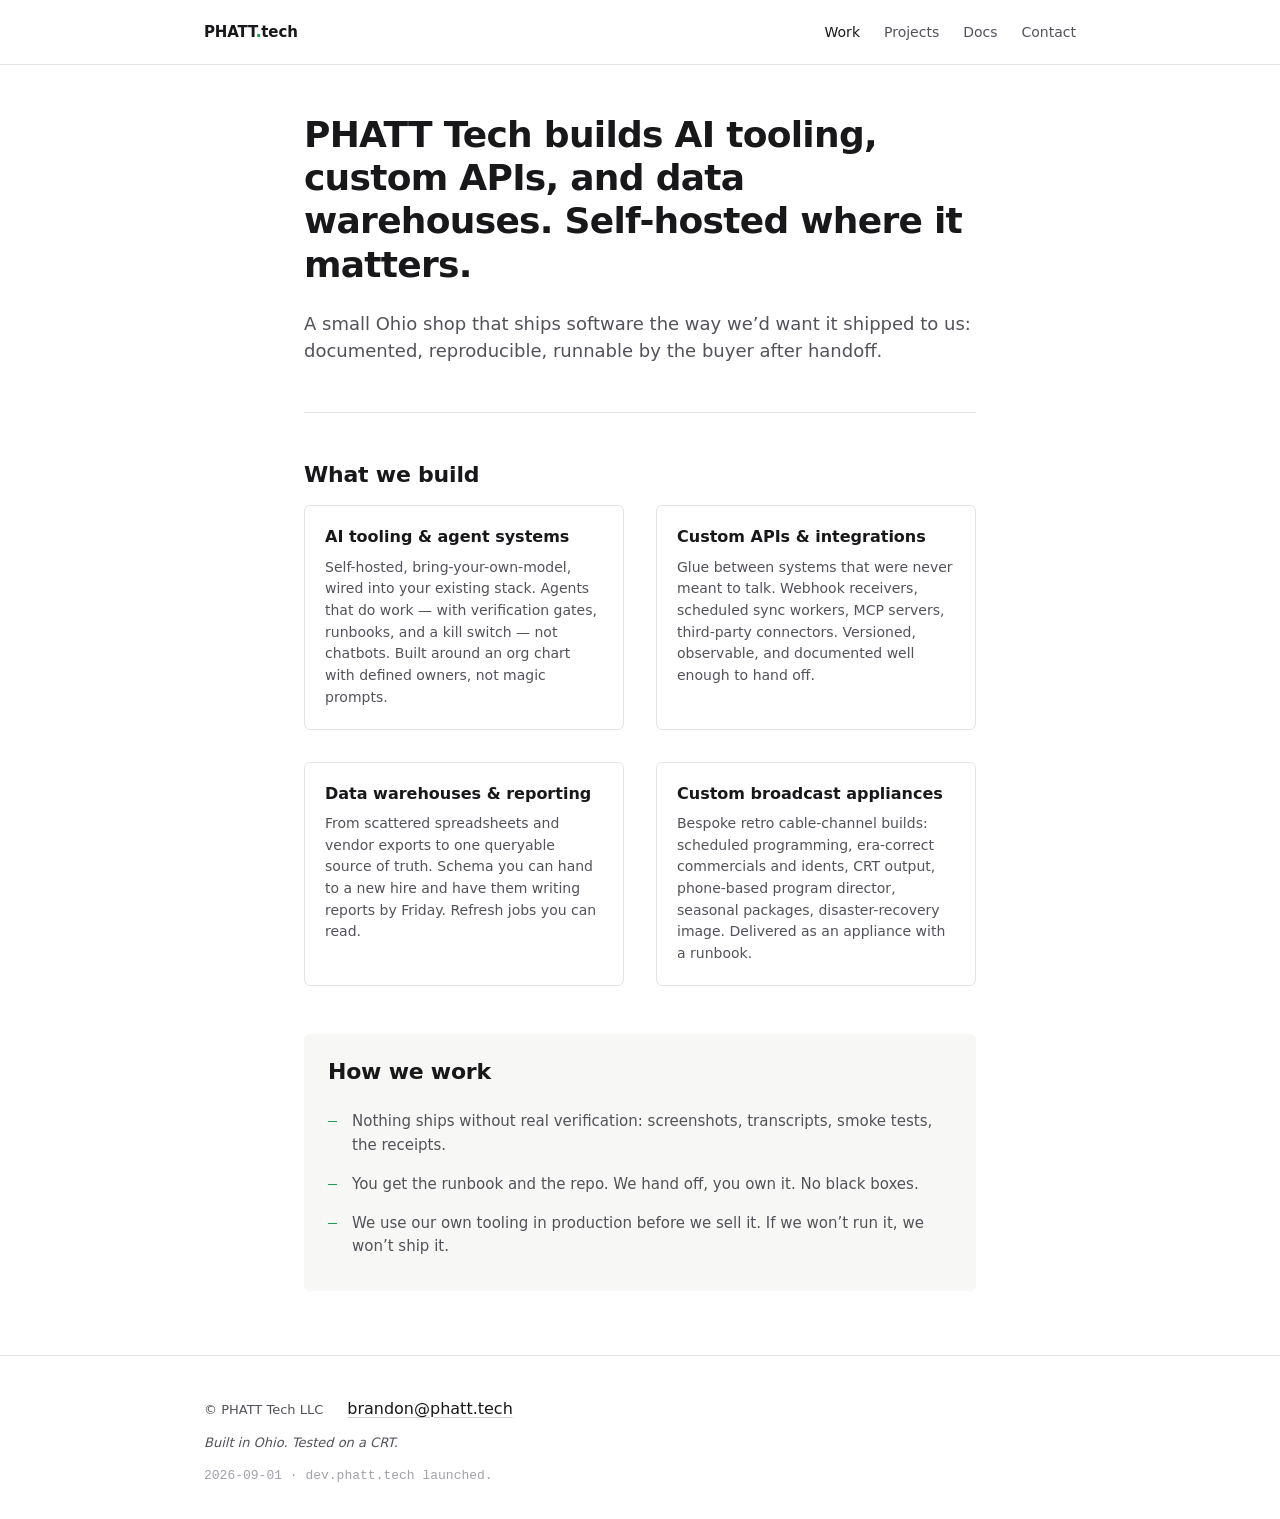
<file: index.html>
<!doctype html>
<html lang="en">
<head>
  <meta charset="utf-8">
  <meta name="viewport" content="width=device-width,initial-scale=1">
  <title>PHATT Tech</title>
  <meta name="description" content="PHATT Tech builds AI tooling, custom APIs, and data warehouses. Self-hosted where it matters.">
  <meta name="theme-color" content="#16a34a">
  <meta property="og:title" content="PHATT Tech">
  <meta property="og:description" content="AI tooling, custom APIs, and data warehouses. Self-hosted where it matters.">
  <meta property="og:type" content="website">
  <meta property="og:url" content="https://dev.phatt.tech">
  <link rel="canonical" href="https://dev.phatt.tech">
  <link rel="icon" href="data:image/svg+xml,%3Csvg xmlns='http://www.w3.org/2000/svg' viewBox='0 0 32 32'%3E%3Ctext y='26' font-size='28'%3E%E2%9C%92%EF%B8%8F%3C/text%3E%3C/svg%3E">
  <link rel="stylesheet" href="/styles/main.css">
</head>
<body>
  <a class="skip" href="#main">Skip to content</a>

  <header class="site-header">
    <div class="container-wide">
      <a class="brand" href="/">PHATT<span class="dot">.</span>tech</a>
      <nav class="site-nav" aria-label="Primary">
        <a href="/" aria-current="page">Work</a>
        <a href="/projects/">Projects</a>
        <a href="/docs/">Docs</a>
        <a href="/contact/">Contact</a>
      </nav>
    </div>
  </header>

  <main id="main" class="container">
    <section class="lede-block">
      <h1>PHATT Tech builds AI tooling, custom APIs, and data warehouses. Self-hosted where it matters.</h1>
      <p class="lede">A small Ohio shop that ships software the way we&rsquo;d want it shipped to us: documented, reproducible, runnable by the buyer after handoff.</p>
    </section>

    <section>
      <h2>What we build</h2>
      <div class="offerings">
        <div class="offering">
          <h3>AI tooling &amp; agent systems</h3>
          <p>Self-hosted, bring-your-own-model, wired into your existing stack. Agents that do work &mdash; with verification gates, runbooks, and a kill switch &mdash; not chatbots. Built around an org chart with defined owners, not magic prompts.</p>
        </div>
        <div class="offering">
          <h3>Custom APIs &amp; integrations</h3>
          <p>Glue between systems that were never meant to talk. Webhook receivers, scheduled sync workers, MCP servers, third-party connectors. Versioned, observable, and documented well enough to hand off.</p>
        </div>
        <div class="offering">
          <h3>Data warehouses &amp; reporting</h3>
          <p>From scattered spreadsheets and vendor exports to one queryable source of truth. Schema you can hand to a new hire and have them writing reports by Friday. Refresh jobs you can read.</p>
        </div>
        <div class="offering">
          <h3>Custom broadcast appliances</h3>
          <p>Bespoke retro cable-channel builds: scheduled programming, era-correct commercials and idents, CRT output, phone-based program director, seasonal packages, disaster-recovery image. Delivered as an appliance with a runbook.</p>
        </div>
      </div>
    </section>

    <section class="how-we-work">
      <h2>How we work</h2>
      <ul>
        <li>Nothing ships without real verification: screenshots, transcripts, smoke tests, the receipts.</li>
        <li>You get the runbook and the repo. We hand off, you own it. No black boxes.</li>
        <li>We use our own tooling in production before we sell it. If we won&rsquo;t run it, we won&rsquo;t ship it.</li>
      </ul>
    </section>
  </main>

  <footer class="site-footer">
    <div class="container-wide">
      <div class="col">
        <span class="copy">&copy; PHATT Tech LLC</span>
        <a href="/contact/">brandon@phatt.tech</a>
      </div>
      <span class="line">Built in Ohio. Tested on a CRT.</span>
      <span class="changelog">2026-09-01 &middot; dev.phatt.tech launched.</span>
    </div>
  </footer>
</body>
</html>
</file>
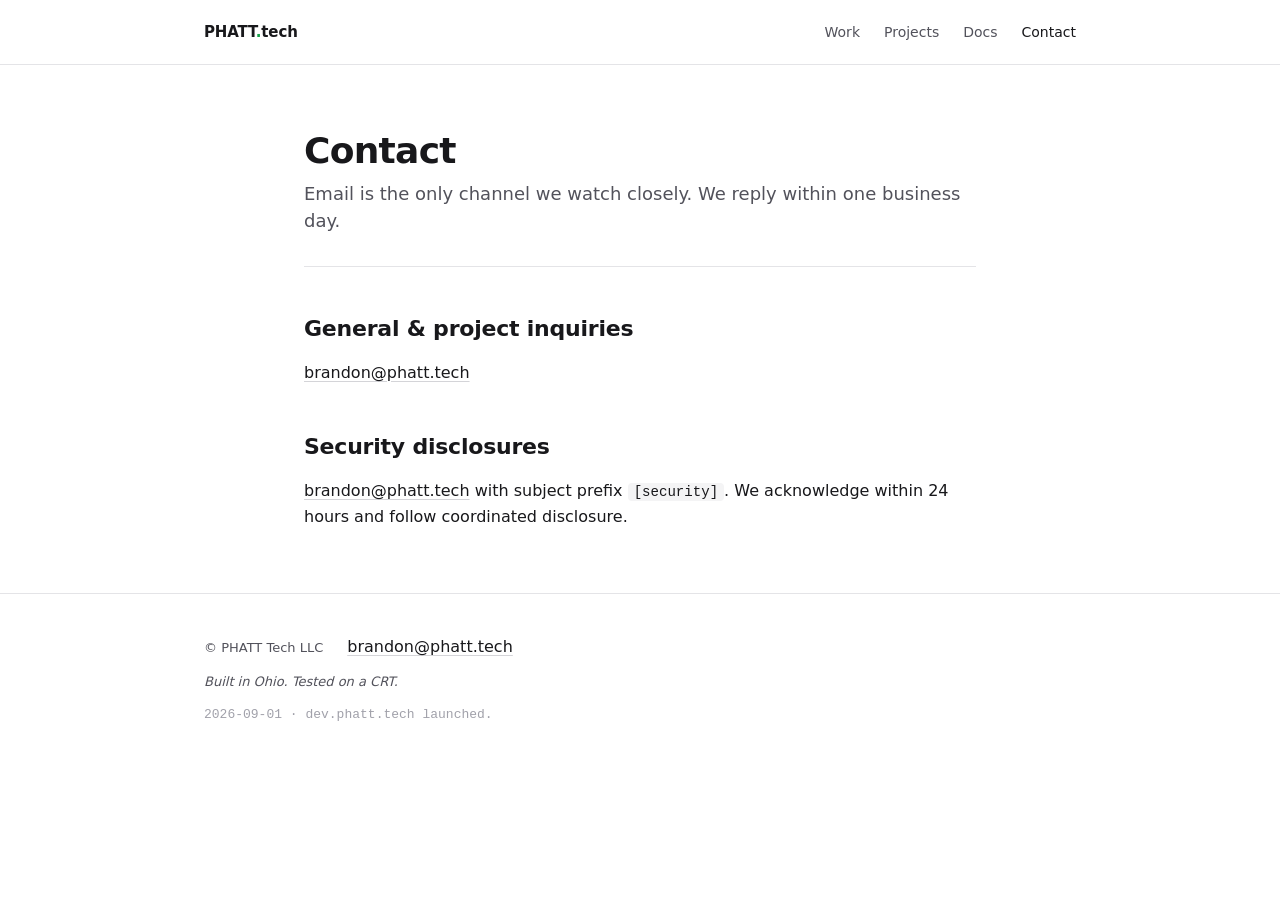
<file: contact/index.html>
<!doctype html>
<html lang="en">
<head>
  <meta charset="utf-8">
  <meta name="viewport" content="width=device-width,initial-scale=1">
  <title>Contact &mdash; PHATT Tech</title>
  <meta name="description" content="How to reach PHATT Tech: sales, project inquiries, and security disclosures.">
  <meta name="theme-color" content="#16a34a">
  <meta property="og:title" content="Contact &mdash; PHATT Tech">
  <meta property="og:description" content="How to reach PHATT Tech.">
  <meta property="og:type" content="website">
  <meta property="og:url" content="https://dev.phatt.tech/contact/">
  <link rel="canonical" href="https://dev.phatt.tech/contact/">
  <link rel="icon" href="data:image/svg+xml,%3Csvg xmlns='http://www.w3.org/2000/svg' viewBox='0 0 32 32'%3E%3Ctext y='26' font-size='28'%3E%E2%9C%92%EF%B8%8F%3C/text%3E%3C/svg%3E">
  <link rel="stylesheet" href="/styles/main.css">
</head>
<body>
  <a class="skip" href="#main">Skip to content</a>

  <header class="site-header">
    <div class="container-wide">
      <a class="brand" href="/">PHATT<span class="dot">.</span>tech</a>
      <nav class="site-nav" aria-label="Primary">
        <a href="/">Work</a>
        <a href="/projects/">Projects</a>
        <a href="/docs/">Docs</a>
        <a href="/contact/" aria-current="page">Contact</a>
      </nav>
    </div>
  </header>

  <main id="main" class="container">
    <section class="page-hero">
      <h1>Contact</h1>
      <p class="lede">Email is the only channel we watch closely. We reply within one business day.</p>
    </section>

    <section>
      <h2>General &amp; project inquiries</h2>
      <p><a href="mailto:brandon@phatt.tech">brandon@phatt.tech</a></p>
    </section>

    <section>
      <h2>Security disclosures</h2>
      <p><a href="mailto:brandon@phatt.tech?subject=%5Bsecurity%5D">brandon@phatt.tech</a> with subject prefix <code>[security]</code>. We acknowledge within 24 hours and follow coordinated disclosure.</p>
    </section>
  </main>

  <footer class="site-footer">
    <div class="container-wide">
      <div class="col">
        <span class="copy">&copy; PHATT Tech LLC</span>
        <a href="/contact/">brandon@phatt.tech</a>
      </div>
      <span class="line">Built in Ohio. Tested on a CRT.</span>
      <span class="changelog">2026-09-01 &middot; dev.phatt.tech launched.</span>
    </div>
  </footer>
</body>
</html>
</file>
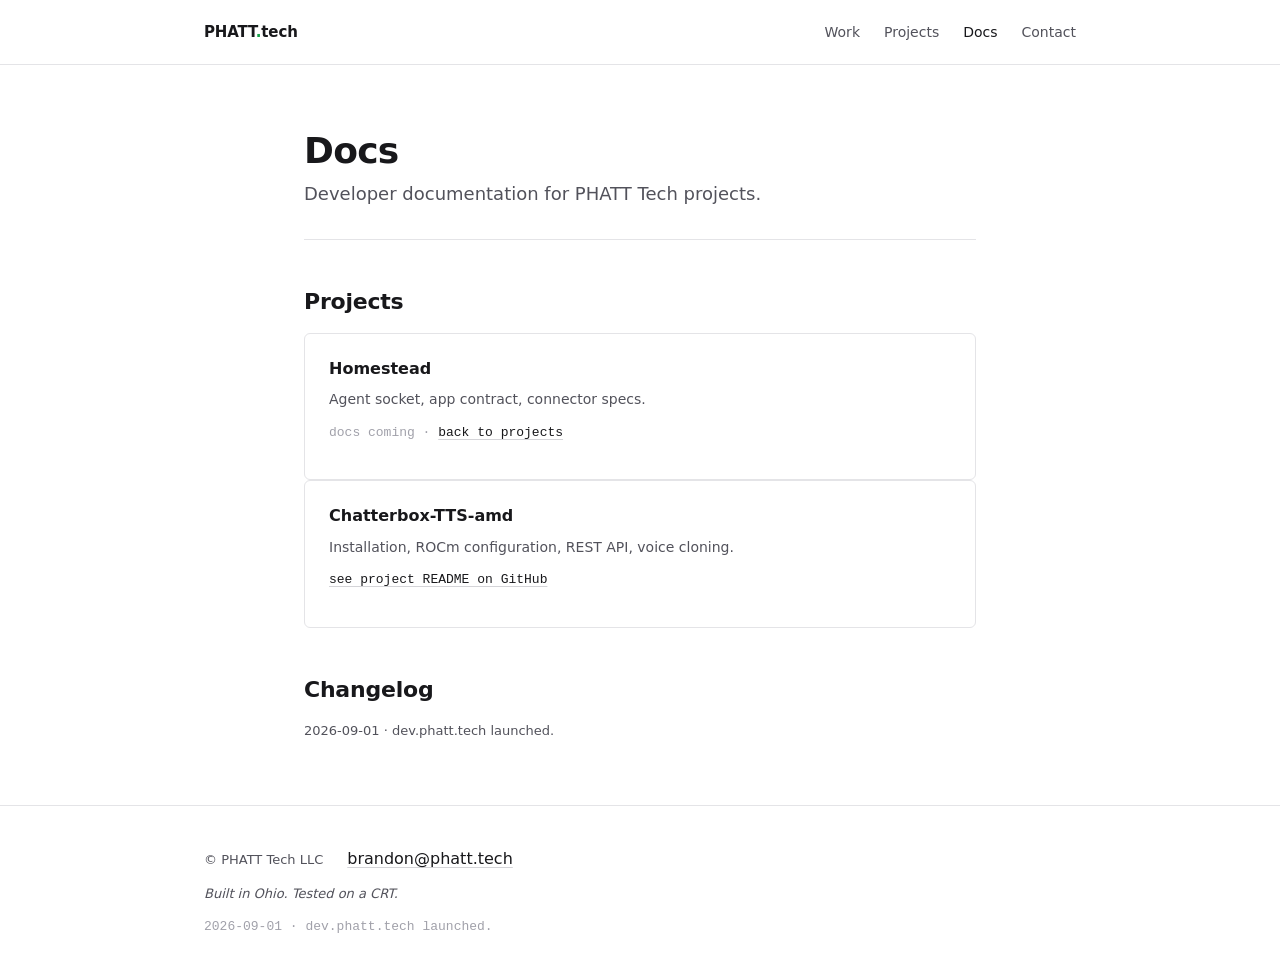
<file: docs/index.html>
<!doctype html>
<html lang="en">
<head>
  <meta charset="utf-8">
  <meta name="viewport" content="width=device-width,initial-scale=1">
  <title>Docs &mdash; PHATT Tech</title>
  <meta name="description" content="Developer documentation for PHATT Tech projects.">
  <meta name="theme-color" content="#16a34a">
  <meta property="og:title" content="Docs &mdash; PHATT Tech">
  <meta property="og:description" content="Developer documentation for PHATT Tech projects.">
  <meta property="og:type" content="website">
  <meta property="og:url" content="https://dev.phatt.tech/docs/">
  <link rel="canonical" href="https://dev.phatt.tech/docs/">
  <link rel="icon" href="data:image/svg+xml,%3Csvg xmlns='http://www.w3.org/2000/svg' viewBox='0 0 32 32'%3E%3Ctext y='26' font-size='28'%3E%E2%9C%92%EF%B8%8F%3C/text%3E%3C/svg%3E">
  <link rel="stylesheet" href="/styles/main.css">
</head>
<body>
  <a class="skip" href="#main">Skip to content</a>

  <header class="site-header">
    <div class="container-wide">
      <a class="brand" href="/">PHATT<span class="dot">.</span>tech</a>
      <nav class="site-nav" aria-label="Primary">
        <a href="/">Work</a>
        <a href="/projects/">Projects</a>
        <a href="/docs/" aria-current="page">Docs</a>
        <a href="/contact/">Contact</a>
      </nav>
    </div>
  </header>

  <main id="main" class="container">
    <section class="page-hero">
      <h1>Docs</h1>
      <p class="lede">Developer documentation for PHATT Tech projects.</p>
    </section>

    <section>
      <h2>Projects</h2>

      <article class="project">
        <h3>Homestead</h3>
        <p>Agent socket, app contract, connector specs.</p>
        <p class="meta">docs coming &middot; <a href="/projects/">back to projects</a></p>
      </article>

      <article class="project">
        <h3>Chatterbox-TTS-amd</h3>
        <p>Installation, ROCm configuration, REST API, voice cloning.</p>
        <p class="meta"><a href="https://github.com/phattbeats/Chatterbox-TTS-amd" rel="noopener">see project README on GitHub</a></p>
      </article>
    </section>

    <section>
      <h2>Changelog</h2>
      <p class="small">2026-09-01 &middot; dev.phatt.tech launched.</p>
    </section>
  </main>

  <footer class="site-footer">
    <div class="container-wide">
      <div class="col">
        <span class="copy">&copy; PHATT Tech LLC</span>
        <a href="/contact/">brandon@phatt.tech</a>
      </div>
      <span class="line">Built in Ohio. Tested on a CRT.</span>
      <span class="changelog">2026-09-01 &middot; dev.phatt.tech launched.</span>
    </div>
  </footer>
</body>
</html>
</file>
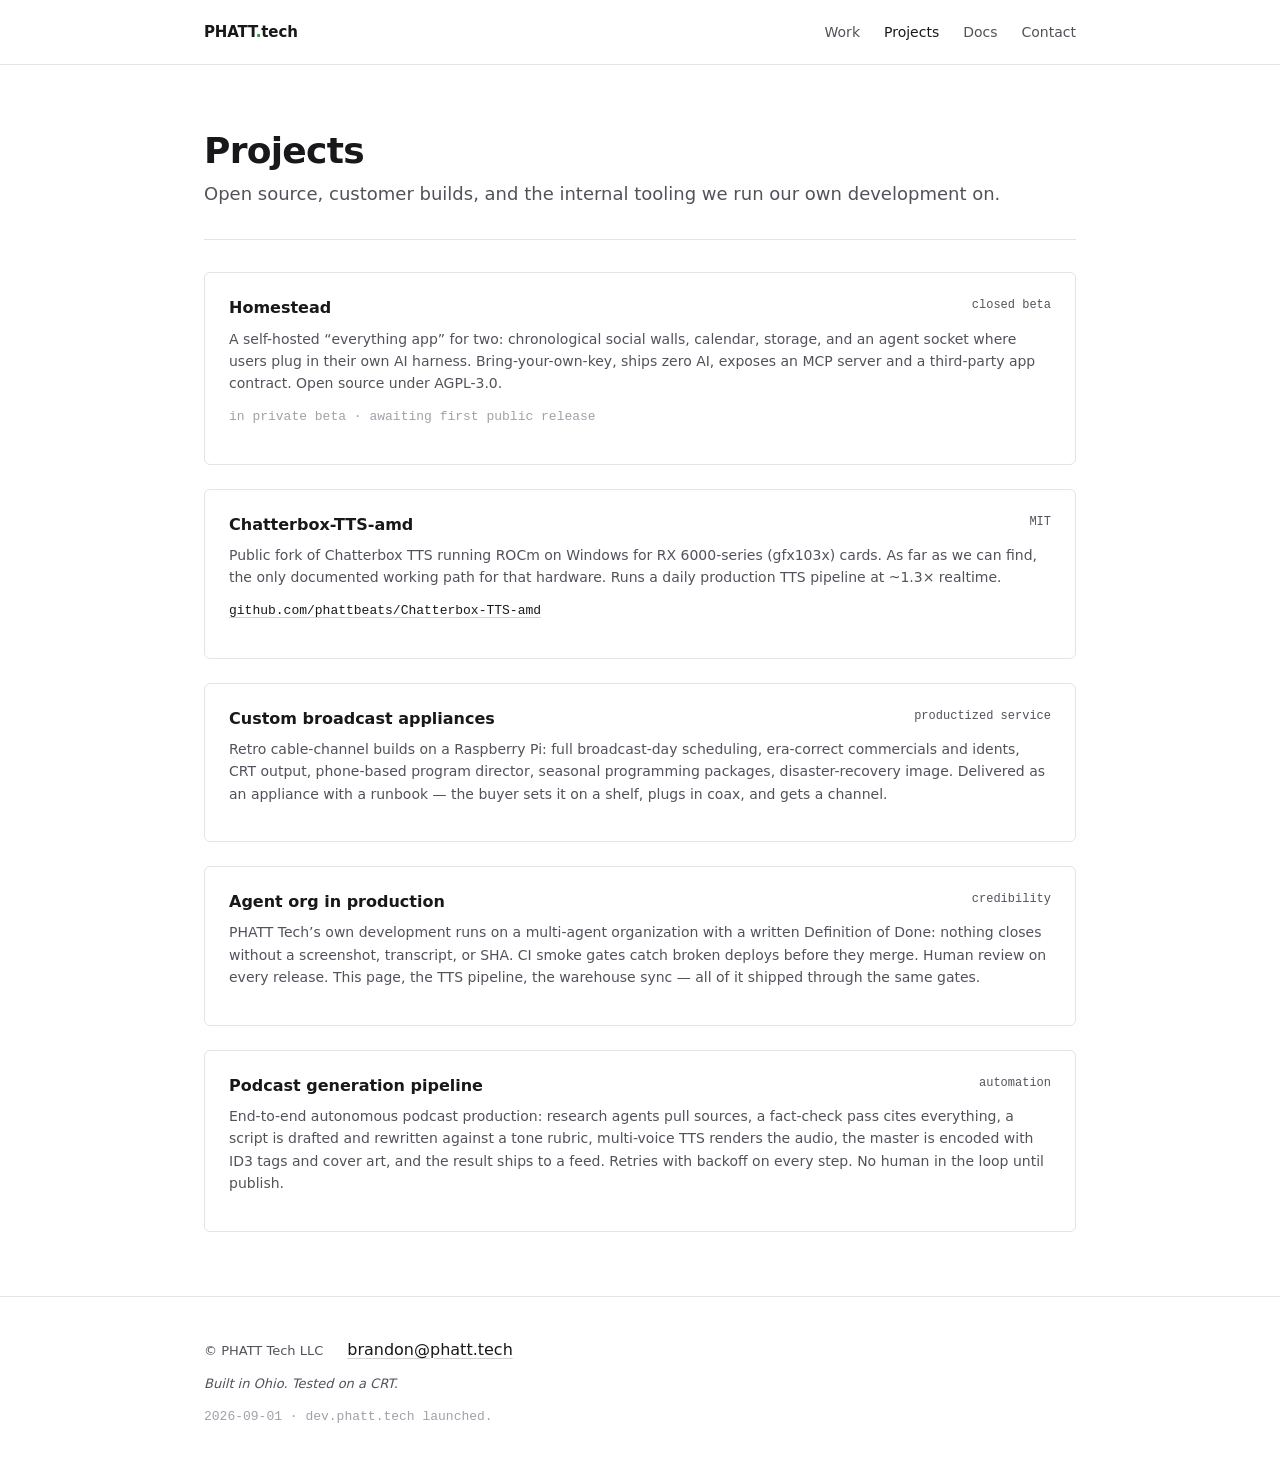
<file: projects/index.html>
<!doctype html>
<html lang="en">
<head>
  <meta charset="utf-8">
  <meta name="viewport" content="width=device-width,initial-scale=1">
  <title>Projects &mdash; PHATT Tech</title>
  <meta name="description" content="What PHATT Tech has shipped: open source projects, custom builds, and the internal tooling we run our own development on.">
  <meta name="theme-color" content="#16a34a">
  <meta property="og:title" content="Projects &mdash; PHATT Tech">
  <meta property="og:description" content="What PHATT Tech has shipped.">
  <meta property="og:type" content="website">
  <meta property="og:url" content="https://dev.phatt.tech/projects/">
  <link rel="canonical" href="https://dev.phatt.tech/projects/">
  <link rel="icon" href="data:image/svg+xml,%3Csvg xmlns='http://www.w3.org/2000/svg' viewBox='0 0 32 32'%3E%3Ctext y='26' font-size='28'%3E%E2%9C%92%EF%B8%8F%3C/text%3E%3C/svg%3E">
  <link rel="stylesheet" href="/styles/main.css">
</head>
<body>
  <a class="skip" href="#main">Skip to content</a>

  <header class="site-header">
    <div class="container-wide">
      <a class="brand" href="/">PHATT<span class="dot">.</span>tech</a>
      <nav class="site-nav" aria-label="Primary">
        <a href="/">Work</a>
        <a href="/projects/" aria-current="page">Projects</a>
        <a href="/docs/">Docs</a>
        <a href="/contact/">Contact</a>
      </nav>
    </div>
  </header>

  <main id="main" class="container-wide">
    <section class="page-hero">
      <h1>Projects</h1>
      <p class="lede">Open source, customer builds, and the internal tooling we run our own development on.</p>
    </section>

    <section>
      <div class="projects">

        <article class="project">
          <h3>Homestead <span class="tag">closed beta</span></h3>
          <p>A self-hosted &ldquo;everything app&rdquo; for two: chronological social walls, calendar, storage, and an agent socket where users plug in their own AI harness. Bring-your-own-key, ships zero AI, exposes an MCP server and a third-party app contract. Open source under AGPL-3.0.</p>
          <p class="meta">in private beta &middot; awaiting first public release</p>
        </article>

        <article class="project">
          <h3>Chatterbox-TTS-amd <span class="tag">MIT</span></h3>
          <p>Public fork of Chatterbox TTS running ROCm on Windows for RX 6000-series (gfx103x) cards. As far as we can find, the only documented working path for that hardware. Runs a daily production TTS pipeline at ~1.3&times; realtime.</p>
          <p class="meta"><a href="https://github.com/phattbeats/Chatterbox-TTS-amd" rel="noopener">github.com/phattbeats/Chatterbox-TTS-amd</a></p>
        </article>

        <article class="project">
          <h3>Custom broadcast appliances <span class="tag">productized service</span></h3>
          <p>Retro cable-channel builds on a Raspberry Pi: full broadcast-day scheduling, era-correct commercials and idents, CRT output, phone-based program director, seasonal programming packages, disaster-recovery image. Delivered as an appliance with a runbook &mdash; the buyer sets it on a shelf, plugs in coax, and gets a channel.</p>
        </article>

        <article class="project">
          <h3>Agent org in production <span class="tag">credibility</span></h3>
          <p>PHATT Tech&rsquo;s own development runs on a multi-agent organization with a written Definition of Done: nothing closes without a screenshot, transcript, or SHA. CI smoke gates catch broken deploys before they merge. Human review on every release. This page, the TTS pipeline, the warehouse sync &mdash; all of it shipped through the same gates.</p>
        </article>

        <article class="project">
          <h3>Podcast generation pipeline <span class="tag">automation</span></h3>
          <p>End-to-end autonomous podcast production: research agents pull sources, a fact-check pass cites everything, a script is drafted and rewritten against a tone rubric, multi-voice TTS renders the audio, the master is encoded with ID3 tags and cover art, and the result ships to a feed. Retries with backoff on every step. No human in the loop until publish.</p>
        </article>

      </div>
    </section>
  </main>

  <footer class="site-footer">
    <div class="container-wide">
      <div class="col">
        <span class="copy">&copy; PHATT Tech LLC</span>
        <a href="/contact/">brandon@phatt.tech</a>
      </div>
      <span class="line">Built in Ohio. Tested on a CRT.</span>
      <span class="changelog">2026-09-01 &middot; dev.phatt.tech launched.</span>
    </div>
  </footer>
</body>
</html>
</file>
<file: styles/main.css>
/* dev.phatt.tech — minimal, readable, system-first */

:root {
  --bg: #ffffff;
  --bg-soft: #f7f7f5;
  --fg: #18181b;
  --fg-muted: #52525b;
  --fg-faint: #a1a1aa;
  --rule: #e4e4e7;
  --rule-strong: #d4d4d8;
  --accent: #16a34a;
  --accent-soft: #dcfce7;
  --code-bg: #f4f4f5;
  --max-w: 720px;
  --max-w-wide: 920px;
  --font-sans: ui-sans-serif, system-ui, -apple-system, "Segoe UI", Roboto, "Helvetica Neue", Arial, "Noto Sans", sans-serif;
  --font-mono: ui-monospace, SFMono-Regular, "SF Mono", Menlo, Consolas, "Liberation Mono", monospace;
}

@media (prefers-color-scheme: dark) {
  :root {
    --bg: #0a0a0b;
    --bg-soft: #131316;
    --fg: #e4e4e7;
    --fg-muted: #a1a1aa;
    --fg-faint: #71717a;
    --rule: #27272a;
    --rule-strong: #3f3f46;
    --accent: #22c55e;
    --accent-soft: rgba(34, 197, 94, 0.12);
    --code-bg: #18181b;
  }
}

* { box-sizing: border-box; }

html {
  -webkit-text-size-adjust: 100%;
  text-size-adjust: 100%;
}

body {
  margin: 0;
  background: var(--bg);
  color: var(--fg);
  font-family: var(--font-sans);
  font-size: 16px;
  line-height: 1.6;
  -webkit-font-smoothing: antialiased;
  -moz-osx-font-smoothing: grayscale;
}

/* Layout */

.container {
  max-width: var(--max-w);
  margin: 0 auto;
  padding: 0 24px;
}

.container-wide {
  max-width: var(--max-w-wide);
  margin: 0 auto;
  padding: 0 24px;
}

/* Header / nav */

.site-header {
  border-bottom: 1px solid var(--rule);
  padding: 20px 0;
  margin-bottom: 48px;
}

.site-header .container-wide {
  display: flex;
  align-items: center;
  justify-content: space-between;
  gap: 24px;
}

.brand {
  font-weight: 600;
  font-size: 15px;
  color: var(--fg);
  text-decoration: none;
  letter-spacing: -0.01em;
}

.brand .dot { color: var(--accent); }

.site-nav {
  display: flex;
  gap: 24px;
  flex-wrap: wrap;
}

.site-nav a {
  color: var(--fg-muted);
  text-decoration: none;
  font-size: 14px;
  transition: color 0.1s ease;
}

.site-nav a:hover,
.site-nav a[aria-current="page"] {
  color: var(--fg);
}

/* Typography */

h1 {
  font-size: 36px;
  line-height: 1.2;
  font-weight: 700;
  letter-spacing: -0.02em;
  margin: 0 0 24px;
}

h2 {
  font-size: 22px;
  line-height: 1.3;
  font-weight: 600;
  letter-spacing: -0.01em;
  margin: 48px 0 16px;
}

h3 {
  font-size: 16px;
  line-height: 1.4;
  font-weight: 600;
  margin: 0 0 4px;
  color: var(--fg);
}

p {
  margin: 0 0 16px;
  color: var(--fg);
}

p.lede {
  font-size: 18px;
  color: var(--fg-muted);
  line-height: 1.5;
}

.muted { color: var(--fg-muted); }
.faint { color: var(--fg-faint); }
.mono  { font-family: var(--font-mono); font-size: 0.92em; }

a {
  color: var(--fg);
  text-decoration: underline;
  text-decoration-color: var(--rule-strong);
  text-underline-offset: 3px;
  text-decoration-thickness: 1px;
}

a:hover {
  text-decoration-color: var(--accent);
}

hr {
  border: 0;
  border-top: 1px solid var(--rule);
  margin: 48px 0;
}

/* Sections */

section {
  margin-bottom: 48px;
}

.lede-block {
  padding-bottom: 32px;
  margin-bottom: 32px;
  border-bottom: 1px solid var(--rule);
}

.lede-block .lede {
  margin-top: 16px;
}

/* Offerings grid */

.offerings {
  display: grid;
  grid-template-columns: 1fr;
  gap: 24px;
  margin: 0 0 32px;
}

@media (min-width: 640px) {
  .offerings { grid-template-columns: 1fr 1fr; gap: 32px; }
}

.offering {
  padding: 20px;
  border: 1px solid var(--rule);
  border-radius: 6px;
  background: var(--bg);
}

.offering h3 {
  margin-bottom: 8px;
}

.offering p {
  font-size: 14px;
  color: var(--fg-muted);
  margin: 0;
  line-height: 1.55;
}

/* Project cards */

.projects {
  display: grid;
  grid-template-columns: 1fr;
  gap: 24px;
  margin: 0;
}

.project {
  padding: 24px;
  border: 1px solid var(--rule);
  border-radius: 6px;
  background: var(--bg);
}

.project h3 {
  display: flex;
  align-items: flex-start;
  justify-content: space-between;
  gap: 16px;
  margin-bottom: 8px;
}

.project .tag {
  font-size: 12px;
  font-weight: 500;
  color: var(--fg-muted);
  font-family: var(--font-mono);
}

.project p {
  font-size: 14px;
  color: var(--fg-muted);
  line-height: 1.6;
  margin: 0 0 12px;
}

.project .meta {
  font-size: 13px;
  color: var(--fg-faint);
  font-family: var(--font-mono);
}

/* How we work */

.how-we-work {
  padding: 24px;
  background: var(--bg-soft);
  border-radius: 6px;
  margin: 32px 0 48px;
}

.how-we-work h2 { margin-top: 0; }

.how-we-work ul {
  margin: 0;
  padding: 0;
  list-style: none;
}

.how-we-work li {
  padding: 8px 0 8px 24px;
  position: relative;
  color: var(--fg-muted);
  font-size: 15px;
  line-height: 1.55;
}

.how-we-work li::before {
  content: "—";
  position: absolute;
  left: 0;
  color: var(--accent);
  font-family: var(--font-mono);
}

/* Code */

code {
  font-family: var(--font-mono);
  font-size: 0.88em;
  background: var(--code-bg);
  padding: 1px 6px;
  border-radius: 4px;
}

pre {
  background: var(--code-bg);
  border: 1px solid var(--rule);
  padding: 16px;
  border-radius: 6px;
  overflow-x: auto;
  font-size: 13px;
  line-height: 1.5;
}

pre code {
  background: transparent;
  padding: 0;
}

/* Footer */

.site-footer {
  border-top: 1px solid var(--rule);
  padding: 40px 0 32px;
  margin-top: 64px;
}

.site-footer .container-wide {
  display: flex;
  flex-direction: column;
  gap: 12px;
}

.site-footer .col {
  display: flex;
  flex-wrap: wrap;
  gap: 16px 24px;
  align-items: baseline;
}

.site-footer .copy {
  font-size: 13px;
  color: var(--fg-muted);
}

.site-footer .changelog {
  font-size: 13px;
  color: var(--fg-faint);
  font-family: var(--font-mono);
}

.site-footer .line {
  font-size: 13px;
  color: var(--fg-muted);
  font-style: italic;
}

/* Page hero */

.page-hero {
  padding: 16px 0 32px;
  border-bottom: 1px solid var(--rule);
  margin-bottom: 32px;
}

.page-hero h1 {
  margin: 0 0 8px;
}

.page-hero .lede {
  margin: 0;
}

/* Smaller text */

.small {
  font-size: 13px;
  color: var(--fg-muted);
}

/* Skip nav (a11y nicety) */

.skip {
  position: absolute;
  left: -9999px;
  top: 0;
  background: var(--fg);
  color: var(--bg);
  padding: 8px 12px;
  border-radius: 0 0 4px 4px;
  z-index: 10;
}

.skip:focus { left: 0; }
</file>
